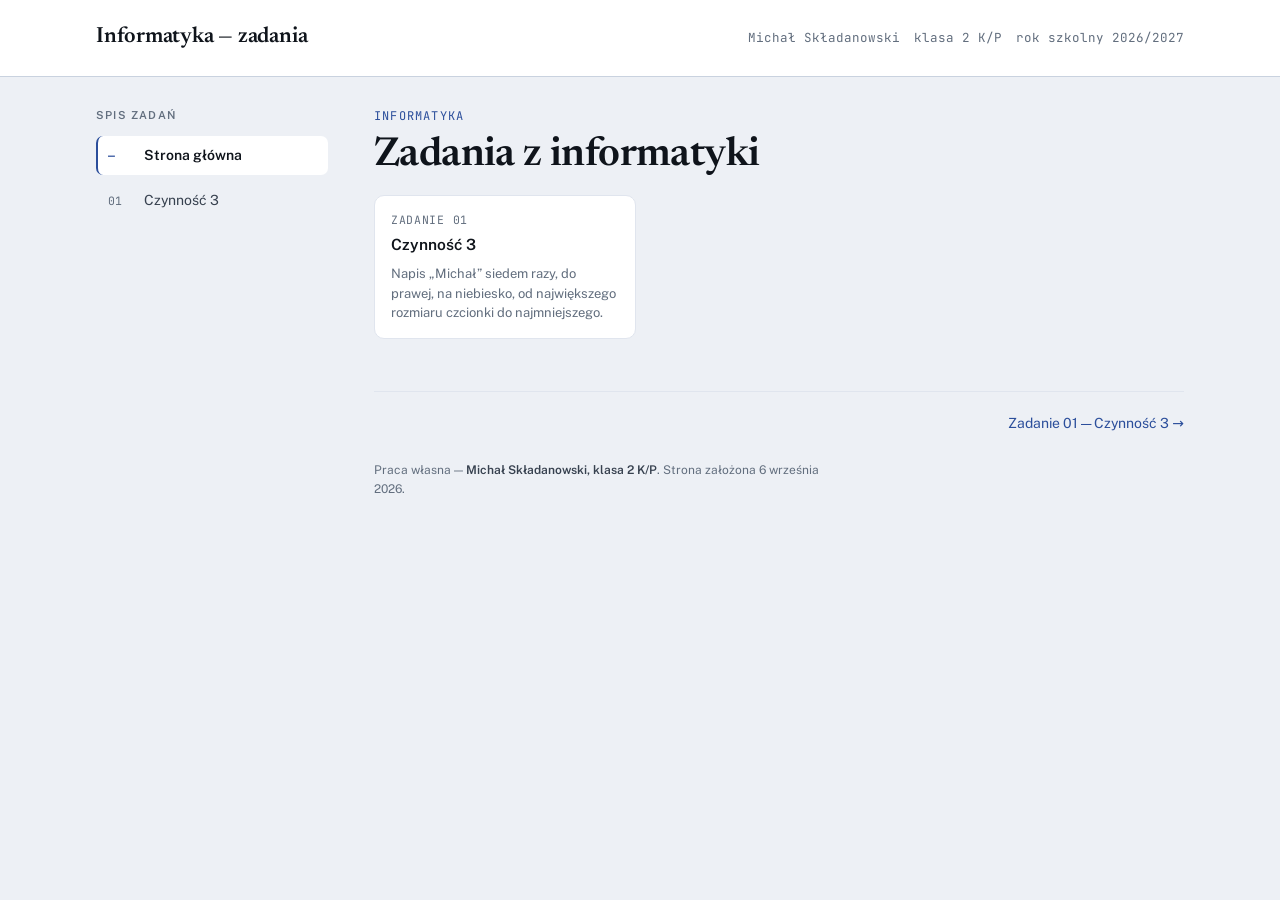
<file: index.html>
<!DOCTYPE html>
<html lang="pl">
<head>
<meta charset="UTF-8">
<meta name="viewport" content="width=device-width, initial-scale=1, viewport-fit=cover">
<title>Zadania z informatyki</title>

<link rel="preconnect" href="https://fonts.googleapis.com">
<link rel="preconnect" href="https://fonts.gstatic.com" crossorigin>
<link rel="stylesheet" href="https://fonts.googleapis.com/css2?family=JetBrains+Mono:wght@400;500;700&family=Newsreader:opsz,wght@6..72,400;6..72,600&family=Public+Sans:wght@400;500;600&display=swap">

<link rel="stylesheet" href="styl.css">
</head>
<body>

<header class="metryczka">
  <div class="metryczka-tresc">
    <div class="przedmiot" id="przedmiot">Informatyka — zadania</div>
    <div class="autor">
      <span id="autor"></span>
      <span id="klasa"></span>
      <span id="rok"></span>
    </div>
  </div>
</header>

<div class="uklad">

  <nav class="spis" aria-label="Spis zadań">
    <p class="spis-tytul">Spis zadań</p>
    <ul class="spis-lista" id="spisLista"></ul>
  </nav>

  <main class="tresc" id="tresc">

    <!-- Strona główna: kafelki ze wszystkimi zadaniami -->
    <article class="zadanie" id="start">
      <p class="eyebrow">Informatyka</p>
      <h1>Zadania z informatyki</h1>
      <div class="karty" id="karty"></div>
    </article>

    <!-- Tu ląduje wybrane zadanie. Buduje je strona.js -->
    <article class="zadanie" id="zadanie" hidden></article>

    <nav class="nawigacja" id="nawigacja"></nav>

    <p class="prawa" id="prawa"></p>

  </main>
</div>

<script src="strona.js"></script>
</body>
</html>
</file>
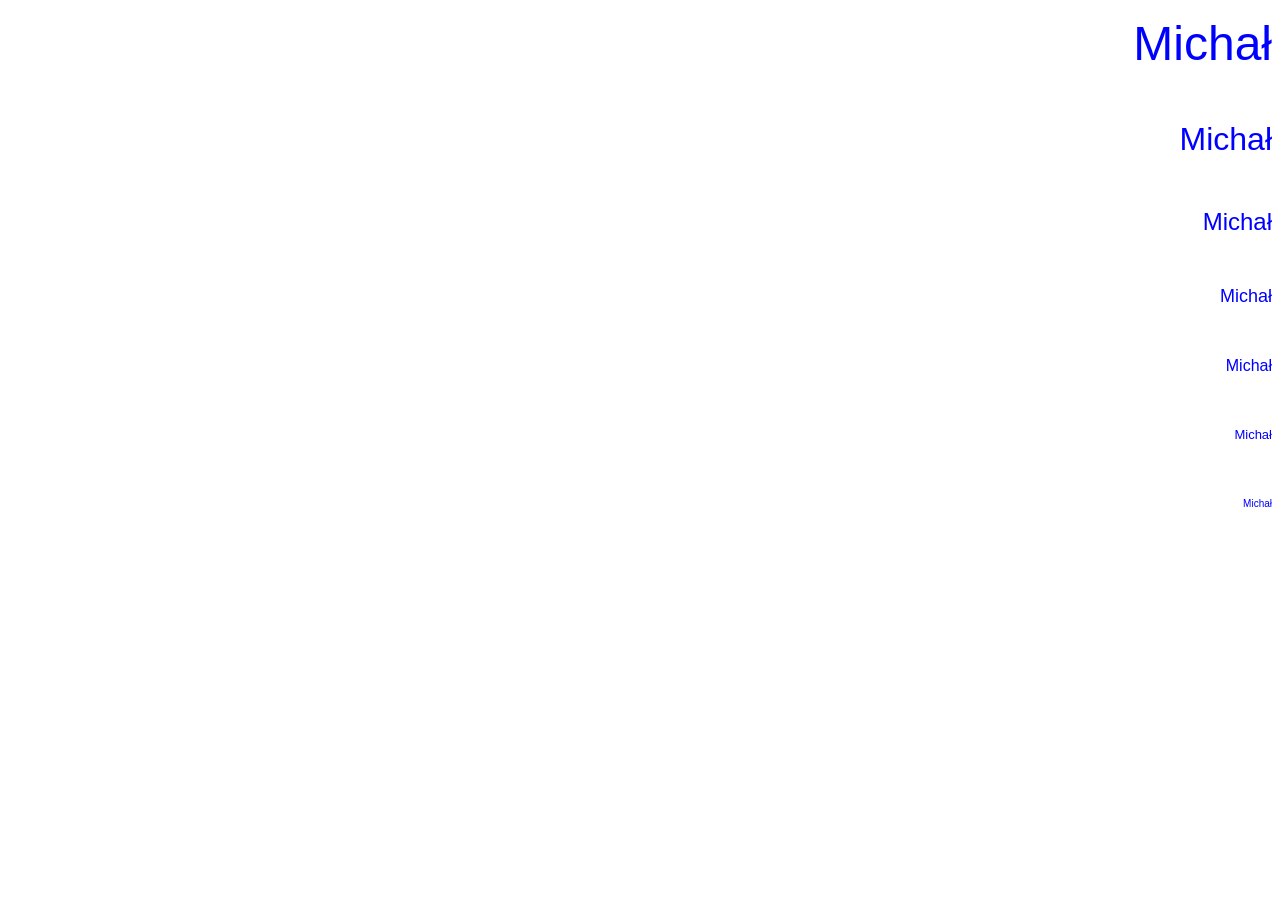
<file: zadania/01-czynnosc3.html>
<!DOCTYPE html>
<html lang="pl">
<head>
    <meta charset="UTF-8">
    <title>Czynność 3</title>
</head>
<body>

<p align="right"> <font color="blue" size="7" face="Arial"> Michał </font> </p> <br>
<p align="right"> <font color="blue" size="6" face="Arial"> Michał </font> </p> <br>
<p align="right"> <font color="blue" size="5" face="Arial"> Michał </font> </p> <br>
<p align="right"> <font color="blue" size="4" face="Arial"> Michał </font> </p> <br>
<p align="right"> <font color="blue" size="3" face="Arial"> Michał </font> </p> <br>
<p align="right"> <font color="blue" size="2" face="Arial"> Michał </font> </p> <br>
<p align="right"> <font color="blue" size="1" face="Arial"> Michał </font> </p> <br>

</body>
</html>
</file>
<file: styl.css>
/* ==========================================================================
   Zadania z informatyki - style strony.
   Kolory trzymane w zmiennych na :root, wiec zmiana motywu to zmiana
   kilku linii, a nie polowy pliku.
   ========================================================================== */

:root {
  --bg: #EDF0F5;
  --surface: #FFFFFF;
  --surface-2: #E3E8F0;
  --line: #C9D2DF;
  --line-soft: #E0E5EE;
  --ink: #0F141B;
  --ink-2: #37414F;
  --muted: #626E7E;
  --accent: #2B4E9B;
  --accent-soft: #DEE6F7;
  --ok: #2C6B4C;
  --ok-soft: #DBEDE3;
  --wait: #8A5310;
  --wait-soft: #F6E9D5;
  --code-bg: #F3F6FB;
  --code-line: #A8B4C6;

  --kw: #8A3A8F;
  --str: #2C6B4C;
  --num: #A34A16;
  --com: #77838F;
  --fn: #2B4E9B;

  --r: 10px;
  color-scheme: light;
}

/* Ciemny motyw systemowy */
@media (prefers-color-scheme: dark) {
  :root:not([data-theme="light"]) {
    --bg: #0C1117;
    --surface: #121A22;
    --surface-2: #1A232D;
    --line: #29343F;
    --line-soft: #1F2831;
    --ink: #E5ECF4;
    --ink-2: #B5C1CE;
    --muted: #8694A3;
    --accent: #7FA8F7;
    --accent-soft: #17243A;
    --ok: #6FBF95;
    --ok-soft: #14261E;
    --wait: #D8A163;
    --wait-soft: #2A2015;
    --code-bg: #0E161E;
    --code-line: #46525F;

    --kw: #D799DC;
    --str: #7FC79E;
    --num: #E3A06B;
    --com: #6C7A88;
    --fn: #7FA8F7;
    color-scheme: dark;
  }
}

:root[data-theme="dark"] {
  --bg: #0C1117;
  --surface: #121A22;
  --surface-2: #1A232D;
  --line: #29343F;
  --line-soft: #1F2831;
  --ink: #E5ECF4;
  --ink-2: #B5C1CE;
  --muted: #8694A3;
  --accent: #7FA8F7;
  --accent-soft: #17243A;
  --ok: #6FBF95;
  --ok-soft: #14261E;
  --wait: #D8A163;
  --wait-soft: #2A2015;
  --code-bg: #0E161E;
  --code-line: #46525F;

  --kw: #D799DC;
  --str: #7FC79E;
  --num: #E3A06B;
  --com: #6C7A88;
  --fn: #7FA8F7;
  color-scheme: dark;
}

* { box-sizing: border-box; }

body {
  margin: 0;
  background: var(--bg);
  color: var(--ink);
  font-family: "Public Sans", system-ui, -apple-system, "Segoe UI", sans-serif;
  font-size: 15.5px;
  line-height: 1.62;
  -webkit-font-smoothing: antialiased;
}

img { max-width: 100%; }
[hidden] { display: none !important; }

/* ---------- metryczka ---------- */

.metryczka {
  border-bottom: 1px solid var(--line);
  background: var(--surface);
}
.metryczka-tresc {
  max-width: 1140px;
  margin: 0 auto;
  padding: 20px 26px;
  display: flex;
  flex-wrap: wrap;
  align-items: baseline;
  justify-content: space-between;
  gap: 12px 26px;
}
.przedmiot {
  font-family: Newsreader, Georgia, serif;
  font-size: 22px;
  font-weight: 600;
  letter-spacing: -.01em;
}
.autor {
  font-family: "JetBrains Mono", ui-monospace, monospace;
  font-size: 12.5px;
  color: var(--muted);
  display: flex;
  flex-wrap: wrap;
  gap: 6px 14px;
}

/* ---------- uklad ---------- */

.uklad {
  max-width: 1140px;
  margin: 0 auto;
  padding: 30px 26px 90px;
  display: grid;
  grid-template-columns: 232px minmax(0, 1fr);
  gap: 46px;
  align-items: start;
}

/* ---------- spis zadan ---------- */

.spis { position: sticky; top: 26px; }

.spis-tytul {
  font-size: 11px; text-transform: uppercase; letter-spacing: .11em;
  color: var(--muted); font-weight: 600;
  margin: 0 0 12px;
}

.spis-lista { list-style: none; margin: 0; padding: 0; display: flex; flex-direction: column; gap: 1px; }

.spis-link {
  display: grid;
  grid-template-columns: 26px minmax(0, 1fr);
  gap: 10px;
  align-items: baseline;
  padding: 8px 10px;
  border-radius: 7px;
  color: var(--ink-2);
  text-decoration: none;
  font-size: 14px;
  border-left: 2px solid transparent;
}
.spis-link:hover { background: var(--surface); color: var(--ink); }
.spis-link[aria-current="page"] {
  background: var(--surface);
  color: var(--ink);
  border-left-color: var(--accent);
  font-weight: 600;
}
.spis-nr {
  font-family: "JetBrains Mono", ui-monospace, monospace;
  font-size: 11.5px;
  color: var(--muted);
  font-variant-numeric: tabular-nums;
}
.spis-link[aria-current="page"] .spis-nr { color: var(--accent); }

/* ---------- tresc ---------- */

.tresc { min-width: 0; }

.eyebrow {
  font-family: "JetBrains Mono", ui-monospace, monospace;
  font-size: 12px;
  letter-spacing: .1em;
  text-transform: uppercase;
  color: var(--accent);
  margin-bottom: 8px;
}

h1 {
  font-family: Newsreader, Georgia, serif;
  font-weight: 600;
  font-size: clamp(29px, 4.4vw, 40px);
  line-height: 1.12;
  letter-spacing: -.015em;
  margin: 0 0 16px;
  text-wrap: balance;
  max-width: 22ch;
}

h2 {
  font-family: Newsreader, Georgia, serif;
  font-weight: 600;
  font-size: 21px;
  letter-spacing: -.008em;
  margin: 38px 0 12px;
  padding-bottom: 6px;
  border-bottom: 1px solid var(--line-soft);
}

h3 { font-size: 15px; font-weight: 600; margin: 22px 0 7px; }

p, li { max-width: 68ch; }
p { margin: 0 0 13px; }
ul, ol { margin: 0 0 13px; padding-left: 22px; }
li { margin-bottom: 5px; }

.wstep { font-size: 17px; color: var(--ink-2); max-width: 62ch; margin-bottom: 26px; }

/* ---------- kod ---------- */

.kod-blok {
  background: var(--code-bg);
  border: 1px solid var(--line-soft);
  border-radius: var(--r);
  margin: 0 0 15px;
  overflow: hidden;
}
.kod-pasek {
  display: flex; align-items: center; justify-content: space-between; gap: 12px;
  padding: 7px 12px;
  border-bottom: 1px solid var(--line-soft);
  background: var(--surface-2);
}
.kod-plik {
  font-family: "JetBrains Mono", ui-monospace, monospace;
  font-size: 12px; color: var(--ink-2);
}
/* Podpis autora w pasku kazdego bloku kodu - jedzie razem z kodem
   na zrzucie ekranu i na wydruku. */
.kod-znak {
  font-family: "JetBrains Mono", ui-monospace, monospace;
  font-size: 11px;
  letter-spacing: .04em;
  color: var(--muted);
  white-space: nowrap;
}

/* Wynik dzialania kodu - prawdziwa strona renderowana w ramce.
   Bialy spod, bo strona z zadania nie ustawia wlasnego tla. */
.ramka {
  display: block;
  width: 100%;
  height: 460px;
  border: 0;
  background: #FFFFFF;
}

pre {
  margin: 0;
  padding: 14px 14px 14px 0;
  overflow-x: auto;
  font-family: "JetBrains Mono", ui-monospace, monospace;
  font-size: 13px;
  line-height: 1.66;
  tab-size: 4;
  /* Utrudnia zaznaczenie myszka. Nie jest zabezpieczeniem - kod i tak
     siedzi w zrodle strony - ale zatrzymuje kopiowanie z rozpedu. */
  user-select: none;
  -webkit-user-select: none;
}
pre code { display: block; }
.linia { display: block; padding-left: 14px; }
.linia::before {
  content: attr(data-nr);
  display: inline-block;
  width: 30px;
  margin-left: -14px;
  margin-right: 14px;
  text-align: right;
  color: var(--code-line);
  user-select: none;
  font-variant-numeric: tabular-nums;
}

code.w-tekscie {
  font-family: "JetBrains Mono", ui-monospace, monospace;
  font-size: .88em;
  background: var(--surface-2);
  border-radius: 4px;
  padding: 1px 5px;
}

.t-kw { color: var(--kw); font-weight: 500; }
.t-str { color: var(--str); }
.t-num { color: var(--num); }
.t-com { color: var(--com); font-style: italic; }
.t-fn { color: var(--fn); }

/* ---------- komunikat o bledzie / pustce ---------- */

.puste {
  border: 1px dashed var(--line);
  border-radius: var(--r);
  padding: 22px;
  color: var(--muted);
  background: var(--surface);
  max-width: 68ch;
}
.puste p:last-child { margin-bottom: 0; }

/* ---------- kafelki na stronie glownej ---------- */

.karty { display: grid; grid-template-columns: repeat(auto-fill, minmax(238px, 1fr)); gap: 12px; margin-bottom: 8px; }
.karta {
  display: block;
  background: var(--surface);
  border: 1px solid var(--line-soft);
  border-radius: var(--r);
  padding: 15px 16px;
  text-decoration: none;
  color: inherit;
}
.karta:hover { border-color: var(--accent); }
.karta-nr {
  font-family: "JetBrains Mono", ui-monospace, monospace;
  font-size: 11.5px; color: var(--muted); letter-spacing: .06em;
}
.karta-tytul { font-weight: 600; margin: 5px 0 9px; line-height: 1.35; }
.karta-opis { font-size: 13px; color: var(--muted); margin: 0; line-height: 1.5; }

/* ---------- nawigacja dolna ---------- */

.prawa {
  margin-top: 26px;
  font-size: 12px;
  line-height: 1.55;
  color: var(--muted);
  max-width: 68ch;
}
.prawa strong { color: var(--ink-2); font-weight: 600; }

.nawigacja {
  display: flex; justify-content: space-between; gap: 14px;
  margin-top: 52px; padding-top: 18px;
  border-top: 1px solid var(--line-soft);
}
.naw-link { color: var(--accent); text-decoration: none; font-size: 14px; }
.naw-link:hover { text-decoration: underline; text-underline-offset: 3px; }

a:focus-visible, button:focus-visible {
  outline: 2px solid var(--accent);
  outline-offset: 2px;
  border-radius: 4px;
}

@media (prefers-reduced-motion: reduce) { * { transition: none !important; } }

@media (max-width: 860px) {
  .uklad { grid-template-columns: 1fr; gap: 26px; padding: 22px 17px 70px; }
  .spis { position: static; }
  .spis-lista { flex-direction: row; flex-wrap: wrap; }
  .spis-link { border-left: none; border-bottom: 2px solid transparent; padding: 6px 10px; }
  .spis-link[aria-current="page"] { border-left-color: transparent; border-bottom-color: var(--accent); }
}

@media print {
  .spis, .nawigacja { display: none !important; }
  .uklad { display: block; max-width: none; padding: 0; }
  body { background: #fff; color: #000; font-size: 11pt; }
  .kod-blok, .karta, .puste { border: 1px solid #999; }
}
</file>
